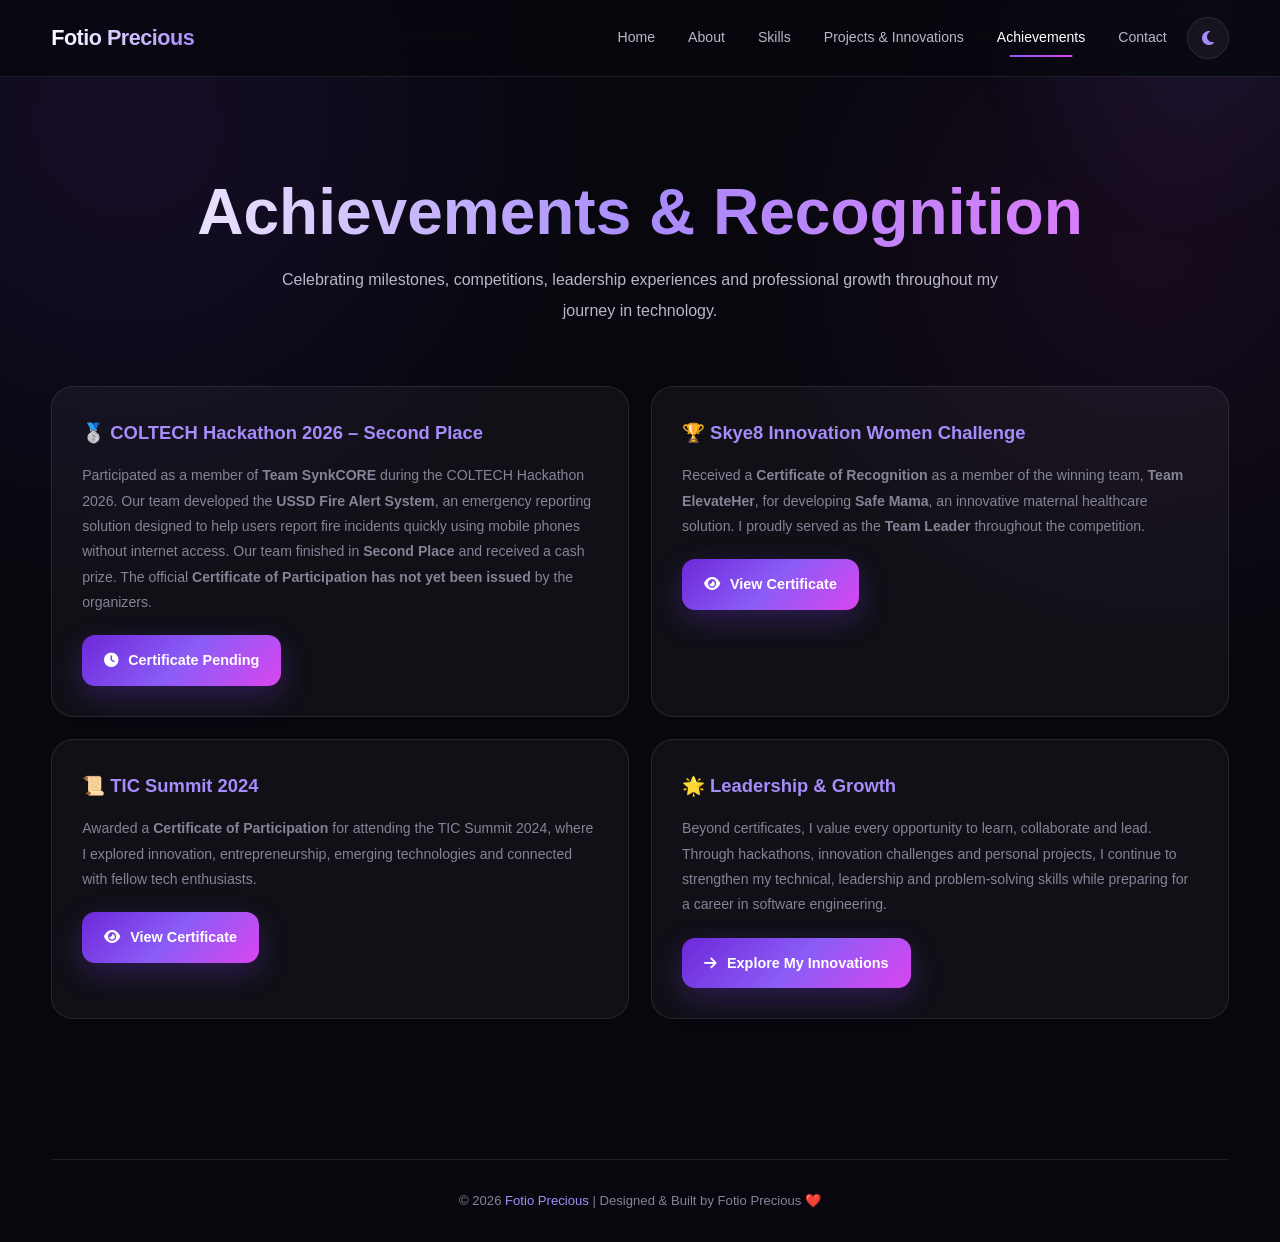
<file: certificates.html>
<!DOCTYPE html>
<html lang="en">

<head>

<meta charset="UTF-8">

<meta name="viewport" content="width=device-width, initial-scale=1.0">

<title>Achievements & Recognition | Fotio Precious</title>

<link rel="stylesheet" href="style.css">

<link rel="stylesheet"
href="https://cdnjs.cloudflare.com/ajax/libs/font-awesome/6.6.0/css/all.min.css">

</head>


<body>


<header>

<nav class="navbar">

<h2 class="logo">
Fotio Precious
</h2>


<div class="menu-btn">
<i class="fas fa-bars"></i>
</div>


<ul class="nav-links">

<li>
<a href="index.html">Home</a>
</li>

<li>
<a href="about.html">About</a>
</li>

<li>
<a href="skills.html">Skills</a>
</li>

<li>
<a href="projects.html">Projects & Innovations</a>
</li>

<li>
<a href="certificates.html" class="active">
Achievements
</a>
</li>

<li>
<a href="contact.html">Contact</a>
</li>

<li>
<button id="theme-toggle" aria-label="Toggle theme">
<i class="fas fa-moon"></i>
</button>
</li>

</ul>

</nav>

</header>



<!-- ACHIEVEMENTS SECTION -->

<section class="certificates">


<h1>Achievements & Recognition</h1>


<p class="section-text">

Celebrating milestones, competitions, leadership experiences and professional growth throughout my journey in technology.

</p>



<div class="certificate-container">



<!-- COLTECH HACKATHON -->

<div class="certificate-card">

<h2>
🥈 COLTECH Hackathon 2026 – Second Place
</h2>


<p>

Participated as a member of <strong>Team SynkCORE</strong> during the COLTECH Hackathon 2026.

Our team developed the <strong>USSD Fire Alert System</strong>, an emergency reporting solution designed to help users report fire incidents quickly using mobile phones without internet access.

Our team finished in <strong>Second Place</strong> and received a cash prize.

The official <strong>Certificate of Participation has not yet been issued</strong> by the organizers.

</p>


<a class="btn" style="cursor:default;">

<i class="fas fa-clock"></i>

Certificate Pending

</a>

</div>



<!-- SKYE8 -->

<div class="certificate-card">

<h2>
🏆 Skye8 Innovation Women Challenge
</h2>


<p>

Received a <strong>Certificate of Recognition</strong> as a member of the winning team, <strong>Team ElevateHer</strong>, for developing <strong>Safe Mama</strong>, an innovative maternal healthcare solution.

I proudly served as the <strong>Team Leader</strong> throughout the competition.

</p>


<a
href="skye8-certificate.jpg"
target="_blank"
class="btn">

<i class="fas fa-eye"></i>

View Certificate

</a>

</div>



<!-- TIC SUMMIT -->

<div class="certificate-card">

<h2>
📜 TIC Summit 2024
</h2>


<p>

Awarded a <strong>Certificate of Participation</strong> for attending the TIC Summit 2024, where I explored innovation, entrepreneurship, emerging technologies and connected with fellow tech enthusiasts.

</p>


<a
href="ticsummit-certificate.jpg"
target="_blank"
class="btn">

<i class="fas fa-eye"></i>

View Certificate

</a>

</div>



<!-- LEADERSHIP -->

<div class="certificate-card">

<h2>
🌟 Leadership & Growth
</h2>


<p>

Beyond certificates, I value every opportunity to learn, collaborate and lead.

Through hackathons, innovation challenges and personal projects, I continue to strengthen my technical, leadership and problem-solving skills while preparing for a career in software engineering.

</p>


<a
href="projects.html"
class="btn">

<i class="fas fa-arrow-right"></i>

Explore My Innovations

</a>

</div>



</div>

</section>



<!-- FOOTER -->

<footer>

<p>

© 2026 <span>Fotio Precious</span> |
Designed & Built by Fotio Precious ❤️

</p>

</footer>



<script src="script.js"></script>


</body>

</html>
</file>
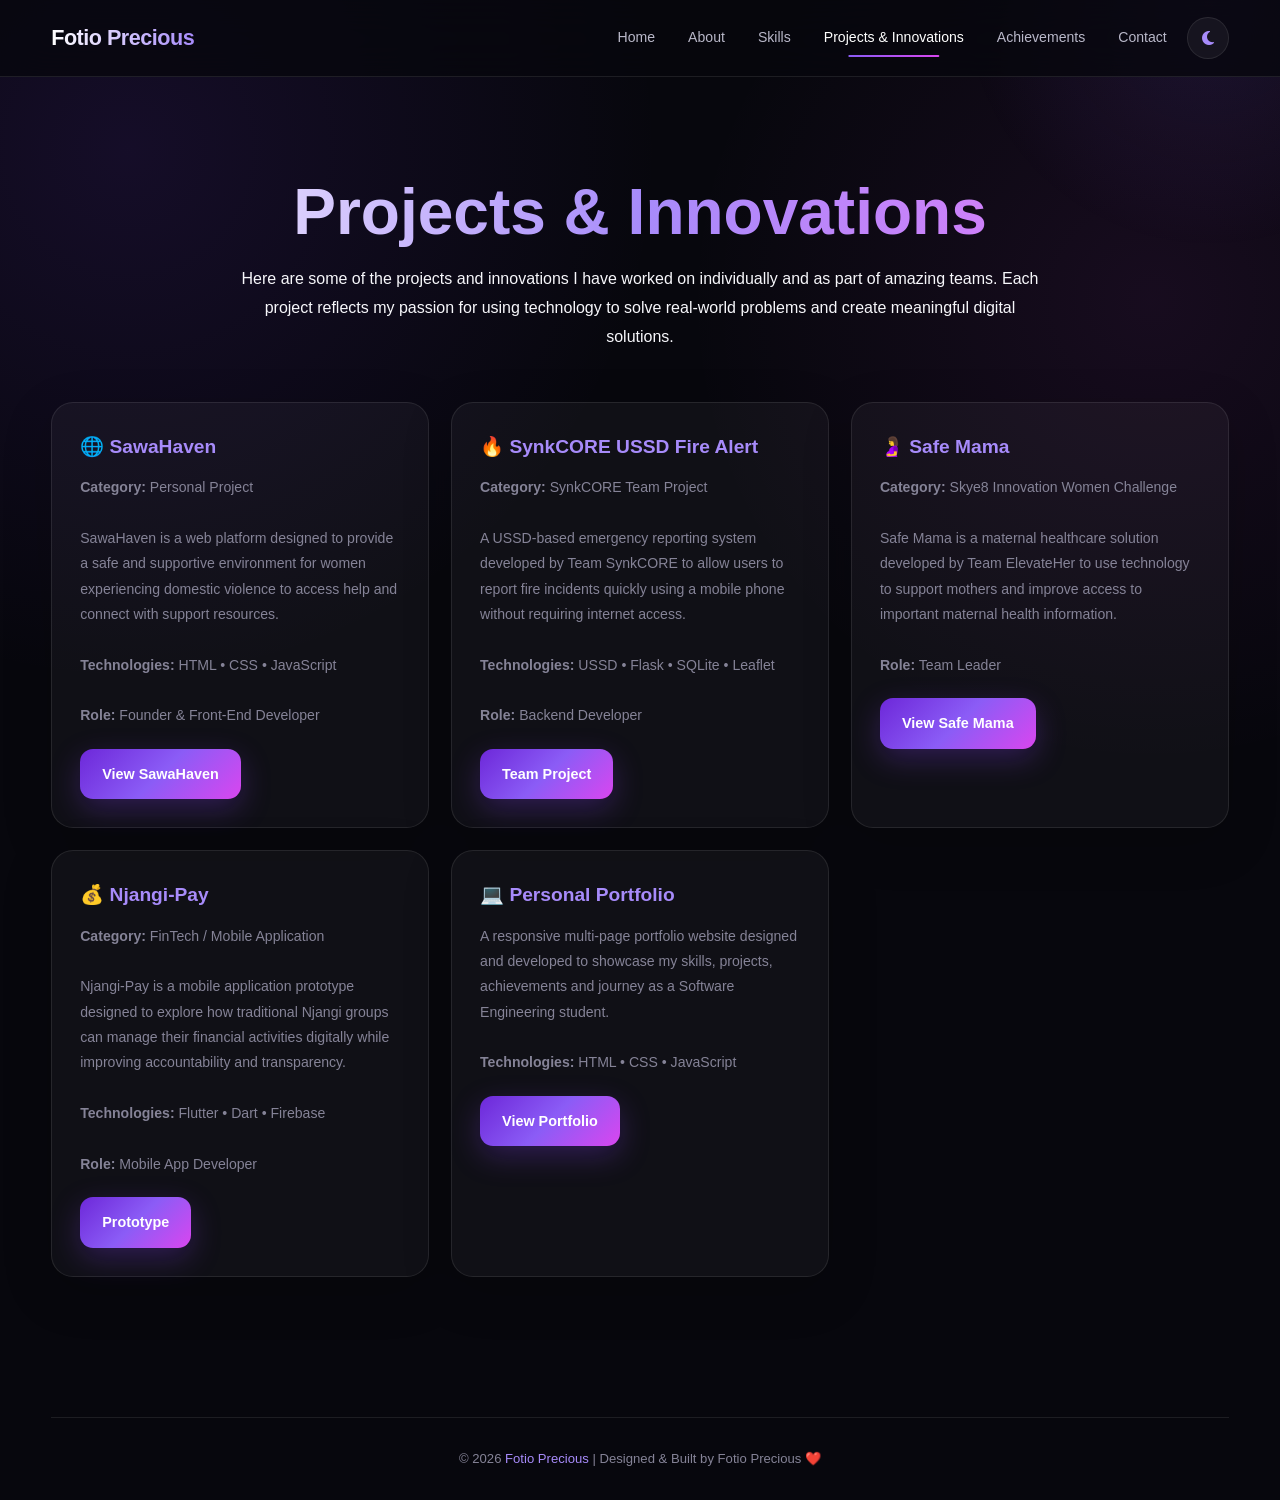
<file: projects.html>
<!DOCTYPE html>
<html lang="en">

<head>

<meta charset="UTF-8">

<meta name="viewport" content="width=device-width, initial-scale=1.0">

<title>Projects & Innovations | Fotio Precious</title>

<link rel="stylesheet" href="style.css">

<link rel="stylesheet"
href="https://cdnjs.cloudflare.com/ajax/libs/font-awesome/6.6.0/css/all.min.css">

</head>


<body>


<header>

<nav class="navbar">

<h2 class="logo">
Fotio Precious
</h2>


<div class="menu-btn">
<i class="fas fa-bars"></i>
</div>


<ul class="nav-links">

<li>
<a href="index.html">Home</a>
</li>

<li>
<a href="about.html">About</a>
</li>

<li>
<a href="skills.html">Skills</a>
</li>

<li>
<a href="projects.html" class="active">
Projects & Innovations
</a>
</li>

<li>
<a href="certificates.html">Achievements</a>
</li>

<li>
<a href="contact.html">Contact</a>
</li>

<li>
<button id="theme-toggle" aria-label="Toggle theme">
<i class="fas fa-moon"></i>
</button>
</li>

</ul>

</nav>

</header>



<!-- PROJECTS SECTION -->

<section class="projects">


<h1>Projects & Innovations</h1>


<p style="text-align:center;max-width:800px;margin:0 auto 50px;line-height:1.8;">

Here are some of the projects and innovations I have worked on individually and as part of amazing teams. Each project reflects my passion for using technology to solve real-world problems and create meaningful digital solutions.

</p>



<div class="project-container">



<!-- SAWAHAVEN -->

<div class="card">

<h2>
🌐 SawaHaven
</h2>


<p>

<strong>Category:</strong>
Personal Project

<br><br>


SawaHaven is a web platform designed to provide a safe and supportive environment for women experiencing domestic violence to access help and connect with support resources.

<br><br>


<strong>Technologies:</strong>

HTML • CSS • JavaScript

<br><br>


<strong>Role:</strong>

Founder & Front-End Developer

</p>


<a
href="https://sawahaven.netlify.app/"
class="btn"
target="_blank"
rel="noopener noreferrer">

View SawaHaven

</a>

</div>



<!-- USSD FIRE ALERT -->

<div class="card">

<h2>
🔥 SynkCORE USSD Fire Alert
</h2>


<p>

<strong>Category:</strong>
SynkCORE Team Project

<br><br>


A USSD-based emergency reporting system developed by Team SynkCORE to allow users to report fire incidents quickly using a mobile phone without requiring internet access.

<br><br>


<strong>Technologies:</strong>

USSD • Flask • SQLite • Leaflet

<br><br>


<strong>Role:</strong>

Backend Developer

</p>


<a href="#" class="btn">

Team Project

</a>

</div>



<!-- SAFE MAMA -->

<div class="card">

<h2>
🤰 Safe Mama
</h2>


<p>

<strong>Category:</strong>
Skye8 Innovation Women Challenge

<br><br>


Safe Mama is a maternal healthcare solution developed by Team ElevateHer to use technology to support mothers and improve access to important maternal health information.

<br><br>


<strong>Role:</strong>

Team Leader

</p>


<a
href="https://safemama.netlify.app/"
class="btn"
target="_blank"
rel="noopener noreferrer">

View Safe Mama

</a>

</div>



<!-- NJANGI PAY -->

<div class="card">

<h2>
💰 Njangi-Pay
</h2>


<p>

<strong>Category:</strong>
FinTech / Mobile Application

<br><br>


Njangi-Pay is a mobile application prototype designed to explore how traditional Njangi groups can manage their financial activities digitally while improving accountability and transparency.

<br><br>


<strong>Technologies:</strong>

Flutter • Dart • Firebase

<br><br>


<strong>Role:</strong>

Mobile App Developer

</p>


<a href="#" class="btn">

Prototype

</a>

</div>



<!-- PERSONAL PORTFOLIO -->

<div class="card">

<h2>
💻 Personal Portfolio
</h2>


<p>

A responsive multi-page portfolio website designed and developed to showcase my skills, projects, achievements and journey as a Software Engineering student.

<br><br>


<strong>Technologies:</strong>

HTML • CSS • JavaScript

</p>


<a
href="index.html"
class="btn">

View Portfolio

</a>

</div>



</div>


</section>



<!-- FOOTER -->

<footer>

<p>

© 2026 <span>Fotio Precious</span> |
Designed & Built by Fotio Precious ❤️

</p>

</footer>



<script src="script.js"></script>


</body>

</html>
</file>
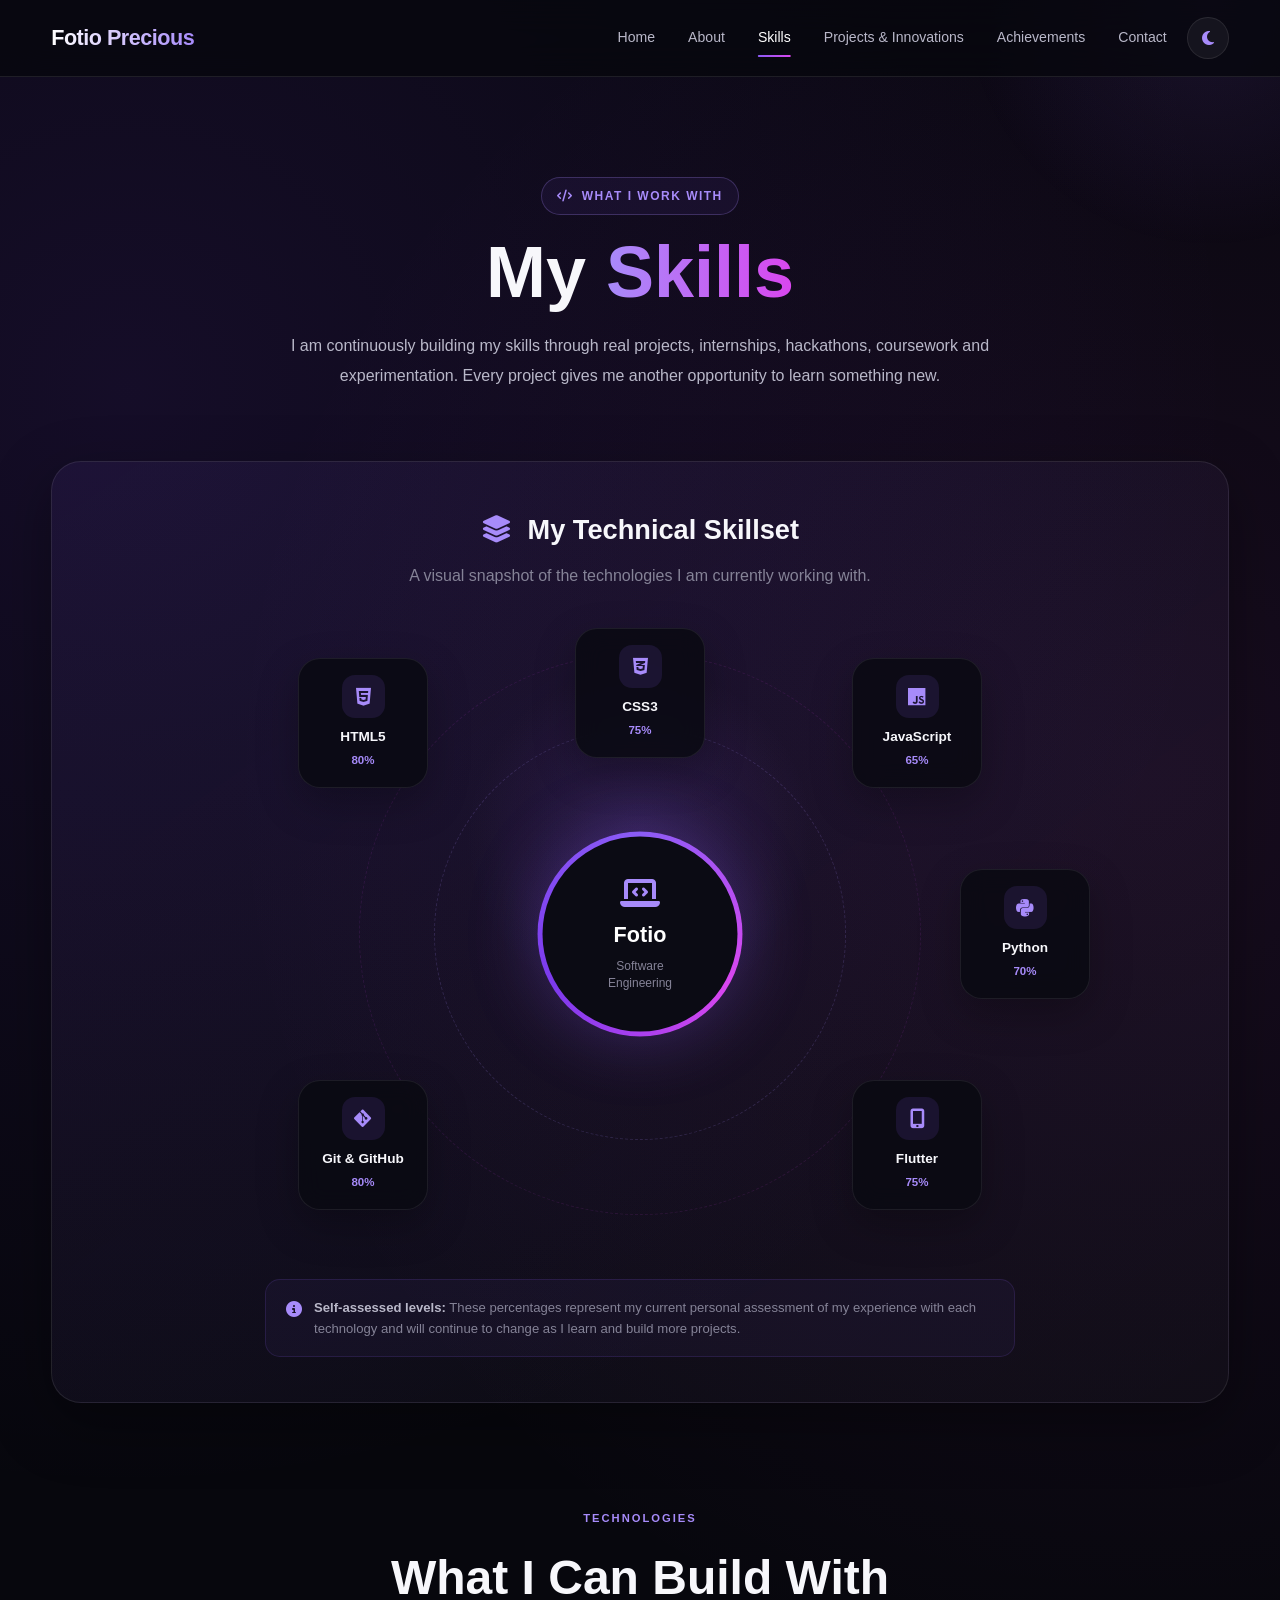
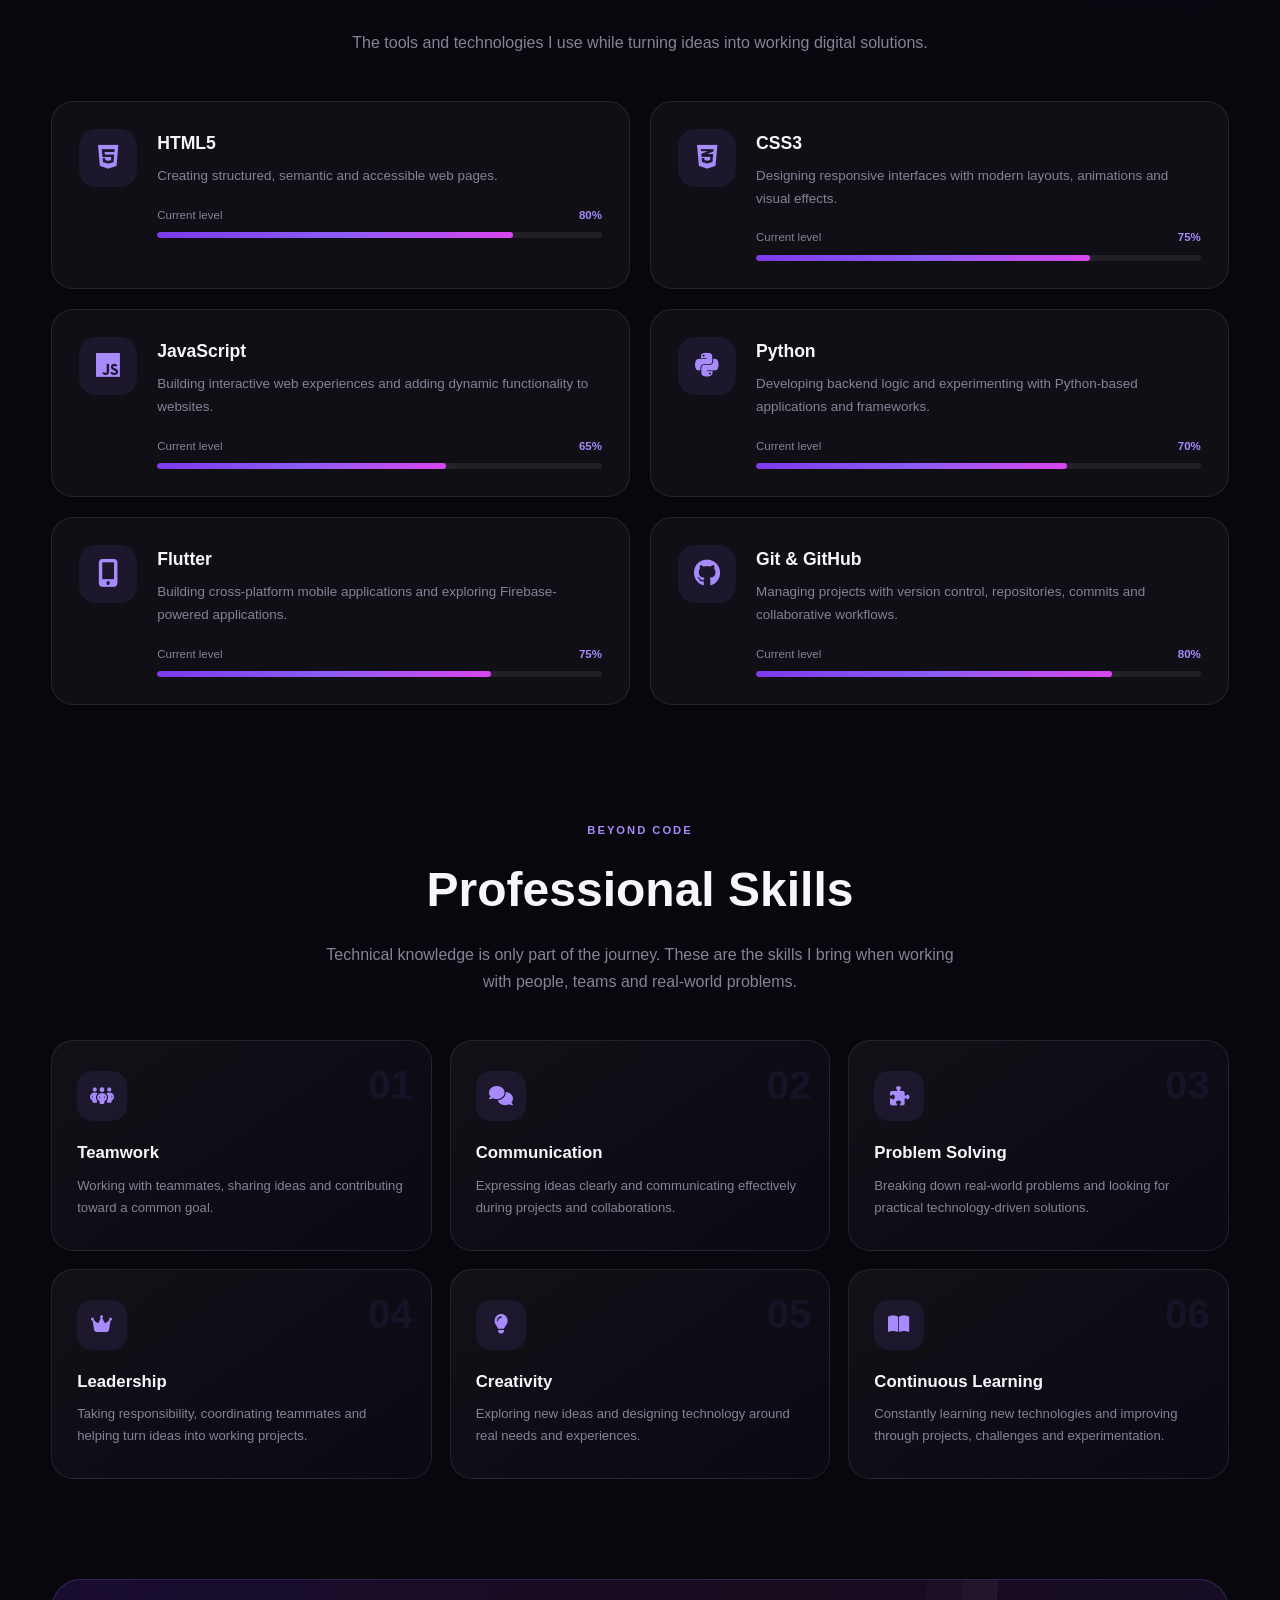
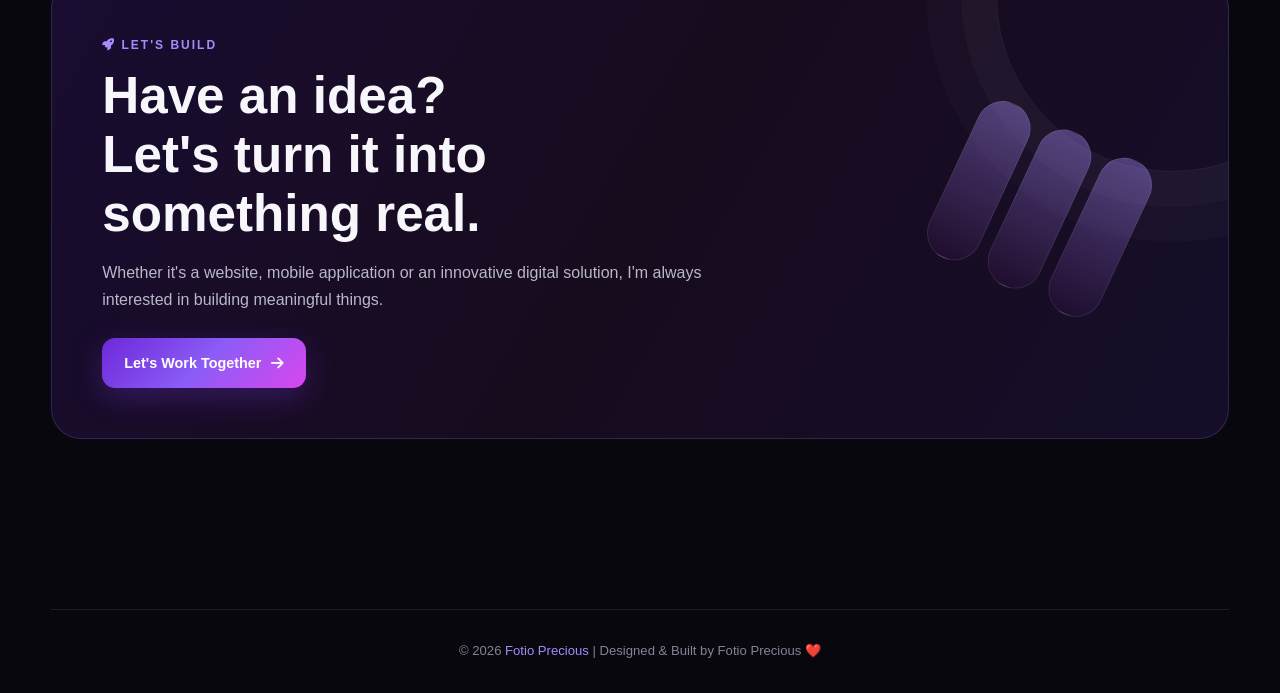
<file: skills.html>
<!DOCTYPE html>
<html lang="en">

<head>

<meta charset="UTF-8">
<meta name="viewport" content="width=device-width, initial-scale=1.0">

<title>Skills | Fotio Precious</title>

<link rel="stylesheet" href="style.css">

<link rel="stylesheet"
href="https://cdnjs.cloudflare.com/ajax/libs/font-awesome/6.6.0/css/all.min.css">

</head>

<body>

<header>

<nav class="navbar">

<h2 class="logo">
Fotio Precious
</h2>

<div class="menu-btn">
<i class="fas fa-bars"></i>
</div>

<ul class="nav-links">

<li>
<a href="index.html">Home</a>
</li>

<li>
<a href="about.html">About</a>
</li>

<li>
<a href="skills.html" class="active">Skills</a>
</li>

<li>
<a href="projects.html">Projects & Innovations</a>
</li>

<li>
<a href="certificates.html">Achievements</a>
</li>

<li>
<a href="contact.html">Contact</a>
</li>

<li>
<button id="theme-toggle" aria-label="Toggle theme">
<i class="fas fa-moon"></i>
</button>
</li>

</ul>

</nav>

</header>


<!-- =========================
     SKILLS HERO
========================= -->

<section class="skills">

<div class="skills-hero">

<span class="skills-badge">
<i class="fas fa-code"></i>
WHAT I WORK WITH
</span>

<h1>
My <span>Skills</span>
</h1>

<p class="section-text">

I am continuously building my skills through real projects, internships,
hackathons, coursework and experimentation. Every project gives me another
opportunity to learn something new.

</p>

</div>


<!-- =========================
     SKILL UNIVERSE
========================= -->

<div class="skills-showcase">

<div class="skills-showcase-header">

<h2>
<i class="fas fa-layer-group"></i>
My Technical Skillset
</h2>

<p>
A visual snapshot of the technologies I am currently working with.
</p>

</div>


<div class="skill-orbit">


<!-- TOP LEFT -->

<div class="orbit-skill skill-html">

<div class="orbit-icon">
<i class="fab fa-html5"></i>
</div>

<h3>HTML5</h3>

<span>80%</span>

</div>


<!-- TOP -->

<div class="orbit-skill skill-css">

<div class="orbit-icon">
<i class="fab fa-css3-alt"></i>
</div>

<h3>CSS3</h3>

<span>75%</span>

</div>


<!-- TOP RIGHT -->

<div class="orbit-skill skill-js">

<div class="orbit-icon">
<i class="fab fa-js"></i>
</div>

<h3>JavaScript</h3>

<span>65%</span>

</div>


<!-- RIGHT -->

<div class="orbit-skill skill-python">

<div class="orbit-icon">
<i class="fab fa-python"></i>
</div>

<h3>Python</h3>

<span>70%</span>

</div>


<!-- BOTTOM RIGHT -->

<div class="orbit-skill skill-flutter">

<div class="orbit-icon">
<i class="fas fa-mobile-screen-button"></i>
</div>

<h3>Flutter</h3>

<span>75%</span>

</div>


<!-- BOTTOM LEFT -->

<div class="orbit-skill skill-git">

<div class="orbit-icon">
<i class="fab fa-git-alt"></i>
</div>

<h3>Git & GitHub</h3>

<span>80%</span>

</div>


<!-- CENTER -->

<div class="skills-center">

<div class="skills-center-glow"></div>

<div class="skills-center-content">

<i class="fas fa-laptop-code"></i>

<strong>Fotio</strong>

<span>Software<br>Engineering</span>

</div>

</div>

</div>


<div class="skill-note">

<i class="fas fa-circle-info"></i>

<p>
<strong>Self-assessed levels:</strong>
These percentages represent my current personal assessment of my
experience with each technology and will continue to change as I learn
and build more projects.
</p>

</div>

</div>


<!-- =========================
     TECHNICAL SKILLS CARDS
========================= -->

<div class="skills-details">

<div class="section-heading">

<span>TECHNOLOGIES</span>

<h2>
What I Can Build With
</h2>

<p>
The tools and technologies I use while turning ideas into working digital solutions.
</p>

</div>


<div class="skills-grid">


<div class="skill-card">

<div class="skill-card-icon html-icon">
<i class="fab fa-html5"></i>
</div>

<div class="skill-card-content">

<h3>HTML5</h3>

<p>
Creating structured, semantic and accessible web pages.
</p>

<div class="skill-progress">

<div class="progress-label">
<span>Current level</span>
<strong>80%</strong>
</div>

<div class="progress-bar">
<span style="width:80%"></span>
</div>

</div>

</div>

</div>


<div class="skill-card">

<div class="skill-card-icon css-icon">
<i class="fab fa-css3-alt"></i>
</div>

<div class="skill-card-content">

<h3>CSS3</h3>

<p>
Designing responsive interfaces with modern layouts,
animations and visual effects.
</p>

<div class="skill-progress">

<div class="progress-label">
<span>Current level</span>
<strong>75%</strong>
</div>

<div class="progress-bar">
<span style="width:75%"></span>
</div>

</div>

</div>

</div>


<div class="skill-card">

<div class="skill-card-icon js-icon">
<i class="fab fa-js"></i>
</div>

<div class="skill-card-content">

<h3>JavaScript</h3>

<p>
Building interactive web experiences and adding dynamic
functionality to websites.
</p>

<div class="skill-progress">

<div class="progress-label">
<span>Current level</span>
<strong>65%</strong>
</div>

<div class="progress-bar">
<span style="width:65%"></span>
</div>

</div>

</div>

</div>


<div class="skill-card">

<div class="skill-card-icon python-icon">
<i class="fab fa-python"></i>
</div>

<div class="skill-card-content">

<h3>Python</h3>

<p>
Developing backend logic and experimenting with
Python-based applications and frameworks.
</p>

<div class="skill-progress">

<div class="progress-label">
<span>Current level</span>
<strong>70%</strong>
</div>

<div class="progress-bar">
<span style="width:70%"></span>
</div>

</div>

</div>

</div>


<div class="skill-card">

<div class="skill-card-icon flutter-icon">
<i class="fas fa-mobile-screen-button"></i>
</div>

<div class="skill-card-content">

<h3>Flutter</h3>

<p>
Building cross-platform mobile applications and
exploring Firebase-powered applications.
</p>

<div class="skill-progress">

<div class="progress-label">
<span>Current level</span>
<strong>75%</strong>
</div>

<div class="progress-bar">
<span style="width:75%"></span>
</div>

</div>

</div>

</div>


<div class="skill-card">

<div class="skill-card-icon git-icon">
<i class="fab fa-github"></i>
</div>

<div class="skill-card-content">

<h3>Git & GitHub</h3>

<p>
Managing projects with version control, repositories,
commits and collaborative workflows.
</p>

<div class="skill-progress">

<div class="progress-label">
<span>Current level</span>
<strong>80%</strong>
</div>

<div class="progress-bar">
<span style="width:80%"></span>
</div>

</div>

</div>

</div>


</div>

</div>


<!-- =========================
     PROFESSIONAL SKILLS
========================= -->

<div class="professional-skills">

<div class="section-heading">

<span>BEYOND CODE</span>

<h2>
Professional Skills
</h2>

<p>
Technical knowledge is only part of the journey. These are the skills
I bring when working with people, teams and real-world problems.
</p>

</div>


<div class="professional-grid">


<div class="professional-card">

<div class="professional-number">
01
</div>

<div class="professional-icon">
<i class="fas fa-people-group"></i>
</div>

<h3>Teamwork</h3>

<p>
Working with teammates, sharing ideas and contributing toward
a common goal.
</p>

</div>


<div class="professional-card">

<div class="professional-number">
02
</div>

<div class="professional-icon">
<i class="fas fa-comments"></i>
</div>

<h3>Communication</h3>

<p>
Expressing ideas clearly and communicating effectively
during projects and collaborations.
</p>

</div>


<div class="professional-card">

<div class="professional-number">
03
</div>

<div class="professional-icon">
<i class="fas fa-puzzle-piece"></i>
</div>

<h3>Problem Solving</h3>

<p>
Breaking down real-world problems and looking for practical
technology-driven solutions.
</p>

</div>


<div class="professional-card">

<div class="professional-number">
04
</div>

<div class="professional-icon">
<i class="fas fa-crown"></i>
</div>

<h3>Leadership</h3>

<p>
Taking responsibility, coordinating teammates and helping
turn ideas into working projects.
</p>

</div>


<div class="professional-card">

<div class="professional-number">
05
</div>

<div class="professional-icon">
<i class="fas fa-lightbulb"></i>
</div>

<h3>Creativity</h3>

<p>
Exploring new ideas and designing technology around
real needs and experiences.
</p>

</div>


<div class="professional-card">

<div class="professional-number">
06
</div>

<div class="professional-icon">
<i class="fas fa-book-open"></i>
</div>

<h3>Continuous Learning</h3>

<p>
Constantly learning new technologies and improving through
projects, challenges and experimentation.
</p>

</div>


</div>

</div>


<!-- =========================
     CTA
========================= -->

<div class="skills-cta">

<div class="skills-cta-content">

<span>
<i class="fas fa-rocket"></i>
LET'S BUILD
</span>

<h2>
Have an idea?
<br>
Let's turn it into something real.
</h2>

<p>
Whether it's a website, mobile application or an innovative
digital solution, I'm always interested in building meaningful things.
</p>

<a href="contact.html" class="btn">
Let's Work Together
<i class="fas fa-arrow-right"></i>
</a>

</div>

<div class="skills-cta-decoration">

<div></div>
<div></div>
<div></div>

</div>

</div>

</section>


<!-- =========================
     FOOTER
========================= -->

<footer>

<p>
© 2026 <span>Fotio Precious</span> |
Designed & Built by Fotio Precious ❤️
</p>

</footer>


<script src="script.js"></script>

</body>

</html>
</file>
<file: style.css>
/* =========================================================
   FOTIO PRECIOUS PORTFOLIO
   PREMIUM PURPLE DESIGN SYSTEM
========================================================= */


/* =========================================================
   ROOT VARIABLES
========================================================= */

:root {

    --bg: #07070d;
    --bg-soft: #0d0d16;
    --bg-card: rgba(255, 255, 255, 0.055);

    --text: #f7f7fb;
    --text-soft: #b9b8c9;
    --text-muted: #858397;

    --purple: #8b5cf6;
    --purple-light: #a78bfa;
    --purple-dark: #6d28d9;

    --pink: #d946ef;
    --violet: #7c3aed;

    --border: rgba(255, 255, 255, 0.09);

    --shadow:
        0 20px 60px rgba(0, 0, 0, 0.35);

    --glow:
        0 0 35px rgba(139, 92, 246, 0.28);

    --radius: 22px;

}


/* =========================================================
   RESET
========================================================= */

* {
    margin: 0;
    padding: 0;
    box-sizing: border-box;
}

html {
    scroll-behavior: smooth;
}

body {

    font-family:
        "Poppins",
        "Segoe UI",
        Arial,
        sans-serif;

    background:
        radial-gradient(
            circle at 10% 10%,
            rgba(124, 58, 237, 0.12),
            transparent 30%
        ),

        radial-gradient(
            circle at 90% 20%,
            rgba(217, 70, 239, 0.08),
            transparent 28%
        ),

        var(--bg);

    color: var(--text);

    line-height: 1.7;

    min-height: 100vh;

    overflow-x: hidden;

    transition:
        background 0.4s ease,
        color 0.4s ease;
}


a {
    color: inherit;
    text-decoration: none;
}

button,
input,
textarea {
    font-family: inherit;
}

img {
    max-width: 100%;
    display: block;
}


/* =========================================================
   GLOBAL BACKGROUND LIGHT
========================================================= */

body::before {

    content: "";

    position: fixed;

    width: 500px;
    height: 500px;

    top: -250px;
    right: -180px;

    background:
        radial-gradient(
            circle,
            rgba(139, 92, 246, 0.12),
            transparent 70%
        );

    pointer-events: none;

    z-index: -1;

}


/* =========================================================
   NAVBAR
========================================================= */

header {

    position: sticky;

    top: 0;

    z-index: 1000;

    backdrop-filter: blur(20px);

    -webkit-backdrop-filter: blur(20px);

    background:
        rgba(7, 7, 13, 0.78);

    border-bottom:
        1px solid var(--border);
}


.navbar {

    width: min(1180px, 92%);

    margin: auto;

    min-height: 76px;

    display: flex;

    align-items: center;

    justify-content: space-between;

    gap: 30px;
}


/* MAIN NAVBAR NAME */

.logo {

    font-size: 1.35rem;

    font-weight: 700;

    letter-spacing: -0.5px;

    white-space: nowrap;

    background:
        linear-gradient(
            90deg,
            #ffffff,
            var(--purple-light),
            #ffffff
        );

    background-size: 200% auto;

    -webkit-background-clip: text;
    background-clip: text;

    -webkit-text-fill-color: transparent;

    animation:
        logoShine 5s linear infinite;
}


@keyframes logoShine {

    0% {
        background-position: 0% center;
    }

    100% {
        background-position: 200% center;
    }

}


.nav-links {

    list-style: none;

    display: flex;

    align-items: center;

    gap: 7px;
}


.nav-links li {
    display: flex;
    align-items: center;
}


.nav-links a {

    position: relative;

    padding: 10px 13px;

    color: var(--text-soft);

    font-size: 0.88rem;

    font-weight: 500;

    transition:
        color 0.3s ease,
        background 0.3s ease;
}


.nav-links a::after {

    content: "";

    position: absolute;

    bottom: 3px;

    left: 50%;

    width: 0;

    height: 2px;

    border-radius: 20px;

    background:
        linear-gradient(
            90deg,
            var(--purple),
            var(--pink)
        );

    transform: translateX(-50%);

    transition: width 0.3s ease;
}


.nav-links a:hover,
.nav-links a.active {

    color: #ffffff;
}


.nav-links a:hover::after,
.nav-links a.active::after {

    width: 55%;
}


/* =========================================================
   THEME BUTTON
========================================================= */

#theme-toggle {

    width: 42px;

    height: 42px;

    border: 1px solid var(--border);

    border-radius: 50%;

    background:
        rgba(255, 255, 255, 0.05);

    color: var(--purple-light);

    cursor: pointer;

    display: flex;

    align-items: center;

    justify-content: center;

    font-size: 1rem;

    transition:
        transform 0.3s ease,
        background 0.3s ease,
        box-shadow 0.3s ease;
}


#theme-toggle:hover {

    transform: rotate(20deg) scale(1.08);

    background:
        rgba(139, 92, 246, 0.15);

    box-shadow:
        0 0 20px rgba(139, 92, 246, 0.25);
}


/* =========================================================
   MOBILE MENU
========================================================= */

.menu-btn {

    display: none;

    width: 43px;
    height: 43px;

    border:
        1px solid var(--border);

    border-radius: 12px;

    align-items: center;
    justify-content: center;

    color: var(--purple-light);

    cursor: pointer;

    background:
        rgba(255, 255, 255, 0.04);
}


/* =========================================================
   HERO
========================================================= */

.hero {

    width: min(1180px, 92%);

    min-height:
        calc(100vh - 76px);

    margin: auto;

    display: grid;

    grid-template-columns:
        1.15fr 0.85fr;

    align-items: center;

    gap: 70px;

    padding:
        80px 0 100px;

    position: relative;
}


/* HERO TEXT */

.hero-text {

    position: relative;

    z-index: 2;
}


.hero-text h3 {

    color: var(--purple-light);

    font-size: 1.05rem;

    font-weight: 600;

    margin-bottom: 10px;

    letter-spacing: 0.5px;
}


/*
   THIS IS NOW THE MAIN IDENTITY
*/

.hero-text h1 {

    font-size:
        clamp(3.5rem, 8vw, 6.7rem);

    line-height: 0.98;

    letter-spacing: -5px;

    margin-bottom: 22px;

    font-weight: 800;

    background:
        linear-gradient(
            120deg,
            #ffffff 5%,
            #d8b4fe 40%,
            #8b5cf6 70%,
            #e879f9 100%
        );

    -webkit-background-clip: text;

    background-clip: text;

    -webkit-text-fill-color: transparent;

    filter:
        drop-shadow(
            0 0 28px rgba(139, 92, 246, 0.18)
        );
}


/* TYPING TEXT */

.hero-text h2 {

    min-height: 45px;

    font-size: 1.45rem;

    color: var(--text-soft);

    font-weight: 500;

    margin-bottom: 22px;
}


#typing {

    color: var(--purple-light);

}


/* HERO DESCRIPTION */

.hero-text > p {

    max-width: 650px;

    color: var(--text-soft);

    font-size: 1rem;

    line-height: 1.9;

    margin-bottom: 30px;
}


/* =========================================================
   BUTTONS
========================================================= */

.buttons {

    display: flex;

    flex-wrap: wrap;

    gap: 14px;

    margin-bottom: 30px;
}


.btn,
.btn2 {

    display: inline-flex;

    align-items: center;

    justify-content: center;

    gap: 10px;

    padding:
        13px 22px;

    border-radius: 13px;

    font-size: 0.9rem;

    font-weight: 600;

    cursor: pointer;

    transition:
        transform 0.3s ease,
        box-shadow 0.3s ease,
        background 0.3s ease;
}


.btn {

    color: #ffffff;

    background:
        linear-gradient(
            135deg,
            var(--purple-dark),
            var(--purple),
            var(--pink)
        );

    box-shadow:
        0 10px 30px rgba(124, 58, 237, 0.28);
}


.btn:hover {

    transform:
        translateY(-4px);

    box-shadow:
        0 15px 40px rgba(139, 92, 246, 0.4);
}


.btn2 {

    color: var(--text);

    border:
        1px solid rgba(167, 139, 250, 0.35);

    background:
        rgba(139, 92, 246, 0.06);
}


.btn2:hover {

    transform:
        translateY(-4px);

    background:
        rgba(139, 92, 246, 0.13);

    border-color:
        rgba(167, 139, 250, 0.65);
}


/* =========================================================
   SOCIAL ICONS
========================================================= */

.social-icons {

    display: flex;

    gap: 12px;
}


.social-icons a {

    width: 44px;

    height: 44px;

    display: flex;

    align-items: center;

    justify-content: center;

    border:
        1px solid var(--border);

    border-radius: 13px;

    color: var(--text-soft);

    background:
        rgba(255, 255, 255, 0.035);

    transition:
        transform 0.3s ease,
        color 0.3s ease,
        background 0.3s ease,
        border 0.3s ease;
}


.social-icons a:hover {

    transform:
        translateY(-5px);

    color: #ffffff;

    background:
        linear-gradient(
            135deg,
            var(--purple-dark),
            var(--pink)
        );

    border-color:
        transparent;

    box-shadow:
        0 10px 30px rgba(139, 92, 246, 0.28);
}


/* =========================================================
   HERO IMAGE
========================================================= */

.hero-image {

    position: relative;

    display: flex;

    justify-content: center;

    align-items: center;
}


.hero-image::before {

    content: "";

    position: absolute;

    width: 380px;
    height: 380px;

    border-radius: 50%;

    background:
        conic-gradient(
            from 0deg,
            var(--purple),
            var(--pink),
            var(--violet),
            var(--purple)
        );

    filter:
        blur(45px);

    opacity: 0.3;

    animation:
        rotateGlow 8s linear infinite;
}


@keyframes rotateGlow {

    to {
        transform: rotate(360deg);
    }

}


.hero-image img {

    position: relative;

    z-index: 2;

    width:
        clamp(240px, 32vw, 390px);

    aspect-ratio: 1;

    object-fit: cover;

    border-radius: 50%;

    padding: 7px;

    background:
        linear-gradient(
            135deg,
            var(--purple),
            var(--pink),
            var(--violet)
        );

    box-shadow:
        0 0 0 8px rgba(139, 92, 246, 0.06),
        0 25px 80px rgba(0, 0, 0, 0.5),
        0 0 60px rgba(139, 92, 246, 0.2);

    animation:
        floatingImage 5s ease-in-out infinite;
}


@keyframes floatingImage {

    0%,
    100% {
        transform: translateY(0);
    }

    50% {
        transform: translateY(-12px);
    }

}


/* =========================================================
   STATS
========================================================= */

.stats {

    width: min(1050px, 92%);

    margin:
        0 auto 100px;

    display: grid;

    grid-template-columns:
        repeat(4, 1fr);

    gap: 18px;
}


.stat-box {

    padding: 28px 20px;

    text-align: center;

    border:
        1px solid var(--border);

    border-radius: var(--radius);

    background:
        linear-gradient(
            145deg,
            rgba(255, 255, 255, 0.06),
            rgba(139, 92, 246, 0.04)
        );

    box-shadow:
        var(--shadow);

    transition:
        transform 0.3s ease,
        border 0.3s ease;
}


.stat-box:hover {

    transform:
        translateY(-7px);

    border-color:
        rgba(139, 92, 246, 0.4);
}


.stat-box h2 {

    font-size: 2rem;

    color: var(--purple-light);

    margin-bottom: 5px;
}


.stat-box p {

    color: var(--text-muted);

    font-size: 0.85rem;
}


/* =========================================================
   GENERAL SECTIONS
========================================================= */

section {

    position: relative;
}


.skills,
.projects,
.certificates,
.contact,
.about {

    width: min(1180px, 92%);

    margin: auto;

    padding:
        100px 0;
}


.skills > h1,
.projects > h1,
.certificates > h1,
.contact > h1,
.about-content > h1 {

    text-align: center;

    font-size:
        clamp(2.4rem, 5vw, 4rem);

    line-height: 1.1;

    margin-bottom: 18px;

    background:
        linear-gradient(
            90deg,
            #ffffff,
            var(--purple-light),
            #e879f9
        );

    -webkit-background-clip: text;

    background-clip: text;

    -webkit-text-fill-color: transparent;
}


.section-text {

    max-width: 750px;

    margin:
        0 auto 60px;

    text-align: center;

    color: var(--text-soft);

    line-height: 1.9;
}


/* =========================================================
   ABOUT
========================================================= */

.about-content {

    max-width: 900px;

    margin: auto;

    text-align: center;
}


.about-content p {

    color: var(--text-soft);

    margin-bottom: 25px;

    line-height: 1.9;
}


.about-content h2 {

    margin:
        50px 0 15px;

    color: var(--purple-light);

    font-size: 1.4rem;
}


.quote-box {

    margin:
        45px auto;

    padding:
        30px;

    max-width: 700px;

    border-left:
        4px solid var(--purple);

    border-radius: 15px;

    background:
        rgba(139, 92, 246, 0.07);

    text-align: left;
}


.quote-box i {

    color: var(--purple-light);

    font-size: 1.5rem;

    margin-bottom: 10px;
}


/* =========================================================
   JOURNEY GALLERY
========================================================= */

.journey-gallery {

    margin-top: 60px;
}


.journey-gallery h2 {

    text-align: center;

    margin-bottom: 25px;
}


.slider {

    width: 100%;

    max-width: 800px;

    height: 430px;

    margin: auto;

    position: relative;

    overflow: hidden;

    border-radius: 24px;

    border:
        1px solid var(--border);

    box-shadow:
        var(--shadow);
}


.slide {

    position: absolute;

    inset: 0;

    width: 100%;

    height: 100%;

    object-fit: cover;

    opacity: 0;

    transition:
        opacity 0.8s ease;
}


.slide.active {

    opacity: 1;
}


/* =========================================================
   SKILLS PAGE HERO
========================================================= */

.skills-hero {

    text-align: center;

    margin-bottom: 70px;
}


.skills-badge {

    display: inline-flex;

    align-items: center;

    gap: 8px;

    padding:
        8px 15px;

    margin-bottom: 18px;

    border:
        1px solid rgba(167, 139, 250, 0.25);

    border-radius: 100px;

    color: var(--purple-light);

    background:
        rgba(139, 92, 246, 0.07);

    font-size: 0.75rem;

    font-weight: 700;

    letter-spacing: 1.5px;
}


.skills-hero h1 {

    font-size:
        clamp(2.7rem, 6vw, 4.5rem);

    line-height: 1.1;

    margin-bottom: 18px;
}


.skills-hero h1 span {

    background:
        linear-gradient(
            90deg,
            var(--purple-light),
            var(--pink)
        );

    -webkit-background-clip: text;

    background-clip: text;

    -webkit-text-fill-color: transparent;
}


/* =========================================================
   SKILLS SHOWCASE
========================================================= */

.skills-showcase {

    padding:
        45px;

    border:
        1px solid var(--border);

    border-radius: 30px;

    background:
        linear-gradient(
            145deg,
            rgba(139, 92, 246, 0.08),
            rgba(255, 255, 255, 0.025)
        );

    box-shadow:
        var(--shadow);

    margin-bottom: 100px;

    overflow: hidden;

    position: relative;
}


.skills-showcase::before {

    content: "";

    position: absolute;

    width: 350px;
    height: 350px;

    left: 50%;

    top: 40%;

    transform:
        translate(-50%, -50%);

    background:
        radial-gradient(
            circle,
            rgba(139, 92, 246, 0.15),
            transparent 70%
        );

    pointer-events: none;
}


.skills-showcase-header {

    text-align: center;

    margin-bottom: 45px;
}


.skills-showcase-header h2 {

    font-size: 1.7rem;

    margin-bottom: 8px;
}


.skills-showcase-header h2 i {

    color: var(--purple-light);

    margin-right: 8px;
}


.skills-showcase-header p {

    color: var(--text-muted);
}


/* =========================================================
   SKILL ORBIT
========================================================= */

.skill-orbit {

    min-height: 600px;

    position: relative;

    max-width: 900px;

    margin: auto;
}


/* ORBIT RINGS */

.skill-orbit::before,
.skill-orbit::after {

    content: "";

    position: absolute;

    border:
        1px dashed rgba(167, 139, 250, 0.18);

    border-radius: 50%;

    left: 50%;
    top: 50%;

    transform:
        translate(-50%, -50%);

    pointer-events: none;
}


.skill-orbit::before {

    width: 410px;
    height: 410px;
}


.skill-orbit::after {

    width: 560px;
    height: 560px;

    border-color:
        rgba(217, 70, 239, 0.11);
}


/* =========================================================
   CENTER
========================================================= */

.skills-center {

    position: absolute;

    left: 50%;
    top: 50%;

    transform:
        translate(-50%, -50%);

    width: 205px;
    height: 205px;

    border-radius: 50%;

    padding: 5px;

    background:
        conic-gradient(
            from 0deg,
            var(--purple),
            var(--pink),
            var(--violet),
            var(--purple)
        );

    box-shadow:
        0 0 70px rgba(139, 92, 246, 0.3);

    animation:
        centerPulse 4s ease-in-out infinite;

    z-index: 5;
}


@keyframes centerPulse {

    0%,
    100% {
        box-shadow:
            0 0 50px rgba(139, 92, 246, 0.25);
    }

    50% {
        box-shadow:
            0 0 90px rgba(139, 92, 246, 0.42);
    }

}


.skills-center-content {

    width: 100%;
    height: 100%;

    border-radius: 50%;

    display: flex;

    flex-direction: column;

    align-items: center;

    justify-content: center;

    text-align: center;

    background:
        #0b0b14;
}


.skills-center-content i {

    color: var(--purple-light);

    font-size: 2rem;

    margin-bottom: 8px;
}


.skills-center-content strong {

    font-size: 1.35rem;

    color: #ffffff;
}


.skills-center-content span {

    color: var(--text-muted);

    font-size: 0.75rem;

    line-height: 1.4;

    margin-top: 4px;
}


/* =========================================================
   ORBIT SKILLS
========================================================= */

.orbit-skill {

    position: absolute;

    width: 130px;

    height: 130px;

    display: flex;

    flex-direction: column;

    align-items: center;

    justify-content: center;

    text-align: center;

    border:
        1px solid rgba(255, 255, 255, 0.08);

    border-radius: 22px;

    background:
        rgba(10, 10, 18, 0.86);

    backdrop-filter:
        blur(12px);

    box-shadow:
        0 15px 40px rgba(0, 0, 0, 0.25);

    transition:
        transform 0.3s ease,
        border 0.3s ease,
        box-shadow 0.3s ease;

    z-index: 10;
}


.orbit-skill:hover {

    transform:
        translateY(-8px) scale(1.04);

    border-color:
        rgba(167, 139, 250, 0.45);

    box-shadow:
        0 15px 45px rgba(139, 92, 246, 0.2);
}


.orbit-icon {

    width: 43px;
    height: 43px;

    border-radius: 13px;

    display: flex;

    align-items: center;

    justify-content: center;

    margin-bottom: 7px;

    background:
        rgba(139, 92, 246, 0.12);

    color: var(--purple-light);

    font-size: 1.25rem;
}


.orbit-skill h3 {

    font-size: 0.85rem;

    margin-bottom: 2px;
}


.orbit-skill span {

    color: var(--purple-light);

    font-size: 0.72rem;

    font-weight: 700;
}


/* POSITIONS */

.skill-html {

    top: 4%;
    left: 12%;
}


.skill-css {

    top: -1%;
    left: 50%;

    transform:
        translateX(-50%);
}


.skill-js {

    top: 4%;
    right: 12%;
}


.skill-python {

    top: 50%;
    right: 0;

    transform:
        translateY(-50%);
}


.skill-flutter {

    bottom: 4%;
    right: 12%;
}


.skill-git {

    bottom: 4%;
    left: 12%;
}


/* =========================================================
   SKILL NOTE
========================================================= */

.skill-note {

    max-width: 750px;

    margin:
        45px auto 0;

    padding:
        17px 20px;

    display: flex;

    align-items: flex-start;

    gap: 12px;

    border:
        1px solid rgba(139, 92, 246, 0.15);

    border-radius: 15px;

    background:
        rgba(139, 92, 246, 0.05);
}


.skill-note i {

    color: var(--purple-light);

    margin-top: 4px;
}


.skill-note p {

    color: var(--text-muted);

    font-size: 0.82rem;

    line-height: 1.6;
}


.skill-note strong {

    color: var(--text-soft);
}


/* =========================================================
   SECTION HEADING
========================================================= */

.section-heading {

    text-align: center;

    margin-bottom: 45px;
}


.section-heading > span {

    color: var(--purple-light);

    font-size: 0.7rem;

    letter-spacing: 2px;

    font-weight: 700;
}


.section-heading h2 {

    font-size:
        clamp(2rem, 4vw, 3rem);

    margin:
        7px 0 10px;
}


.section-heading p {

    color: var(--text-muted);

    max-width: 650px;

    margin: auto;
}


/* =========================================================
   SKILLS GRID
========================================================= */

.skills-details {

    margin-bottom: 110px;
}


.skills-grid {

    display: grid;

    grid-template-columns:
        repeat(2, 1fr);

    gap: 20px;
}


.skill-card {

    display: flex;

    gap: 20px;

    padding: 27px;

    border:
        1px solid var(--border);

    border-radius: 22px;

    background:
        rgba(255, 255, 255, 0.035);

    transition:
        transform 0.3s ease,
        border 0.3s ease,
        background 0.3s ease;
}


.skill-card:hover {

    transform:
        translateY(-7px);

    border-color:
        rgba(139, 92, 246, 0.35);

    background:
        rgba(139, 92, 246, 0.055);
}


.skill-card-icon {

    flex-shrink: 0;

    width: 58px;
    height: 58px;

    display: flex;

    align-items: center;

    justify-content: center;

    border-radius: 17px;

    font-size: 1.7rem;

    background:
        rgba(139, 92, 246, 0.1);

    color: var(--purple-light);
}


.skill-card-content {

    flex: 1;
}


.skill-card-content h3 {

    font-size: 1.1rem;

    margin-bottom: 6px;
}


.skill-card-content p {

    color: var(--text-muted);

    font-size: 0.84rem;

    line-height: 1.7;

    margin-bottom: 18px;
}


/* =========================================================
   PROGRESS
========================================================= */

.skill-progress {

    width: 100%;
}


.progress-label {

    display: flex;

    justify-content: space-between;

    margin-bottom: 7px;

    font-size: 0.72rem;

    color: var(--text-muted);
}


.progress-label strong {

    color: var(--purple-light);
}


.progress-bar {

    width: 100%;

    height: 6px;

    border-radius: 20px;

    background:
        rgba(255, 255, 255, 0.07);

    overflow: hidden;
}


.progress-bar span {

    display: block;

    height: 100%;

    border-radius: inherit;

    background:
        linear-gradient(
            90deg,
            var(--violet),
            var(--purple),
            var(--pink)
        );

    box-shadow:
        0 0 15px rgba(139, 92, 246, 0.35);
}


/* =========================================================
   PROFESSIONAL SKILLS
========================================================= */

.professional-skills {

    margin-bottom: 100px;
}


.professional-grid {

    display: grid;

    grid-template-columns:
        repeat(3, 1fr);

    gap: 18px;
}


.professional-card {

    position: relative;

    padding:
        30px 25px;

    border:
        1px solid var(--border);

    border-radius: 22px;

    background:
        linear-gradient(
            145deg,
            rgba(255, 255, 255, 0.045),
            rgba(139, 92, 246, 0.035)
        );

    overflow: hidden;

    transition:
        transform 0.3s ease,
        border 0.3s ease;
}


.professional-card:hover {

    transform:
        translateY(-7px);

    border-color:
        rgba(139, 92, 246, 0.3);
}


.professional-number {

    position: absolute;

    top: 10px;
    right: 18px;

    font-size: 2.5rem;

    font-weight: 800;

    color:
        rgba(139, 92, 246, 0.08);
}


.professional-icon {

    width: 50px;
    height: 50px;

    border-radius: 15px;

    display: flex;

    align-items: center;

    justify-content: center;

    color: var(--purple-light);

    background:
        rgba(139, 92, 246, 0.1);

    margin-bottom: 18px;

    font-size: 1.2rem;
}


.professional-card h3 {

    margin-bottom: 7px;

    font-size: 1.05rem;
}


.professional-card p {

    color: var(--text-muted);

    font-size: 0.82rem;

    line-height: 1.7;
}


/* =========================================================
   SKILLS CTA
========================================================= */

.skills-cta {

    position: relative;

    min-height: 300px;

    display: flex;

    align-items: center;

    padding:
        50px;

    border:
        1px solid rgba(167, 139, 250, 0.2);

    border-radius: 30px;

    overflow: hidden;

    background:
        linear-gradient(
            120deg,
            rgba(109, 40, 217, 0.18),
            rgba(217, 70, 239, 0.08),
            rgba(124, 58, 237, 0.13)
        );

    margin-bottom: 30px;
}


.skills-cta::before {

    content: "";

    position: absolute;

    width: 350px;
    height: 350px;

    right: -120px;
    top: -160px;

    border-radius: 50%;

    border:
        1px solid rgba(255, 255, 255, 0.08);

    box-shadow:
        0 0 0 35px rgba(255, 255, 255, 0.025),
        0 0 0 70px rgba(255, 255, 255, 0.015);
}


.skills-cta-content {

    position: relative;

    z-index: 2;

    max-width: 650px;
}


.skills-cta-content > span {

    color: var(--purple-light);

    font-size: 0.75rem;

    font-weight: 700;

    letter-spacing: 2px;
}


.skills-cta-content h2 {

    font-size:
        clamp(2rem, 4vw, 3.2rem);

    line-height: 1.15;

    margin:
        10px 0 15px;
}


.skills-cta-content p {

    color: var(--text-soft);

    max-width: 600px;

    margin-bottom: 25px;
}


.skills-cta-decoration {

    position: absolute;

    right: 8%;

    display: flex;

    gap: 12px;

    transform:
        rotate(25deg);
}


.skills-cta-decoration div {

    width: 55px;
    height: 170px;

    border-radius: 100px;

    background:
        linear-gradient(
            180deg,
            rgba(167, 139, 250, 0.4),
            rgba(217, 70, 239, 0.05)
        );

    border:
        1px solid rgba(255, 255, 255, 0.08);
}


/* =========================================================
   PROJECT CARDS
========================================================= */

.project-container {

    display: grid;

    grid-template-columns:
        repeat(3, 1fr);

    gap: 22px;
}


.card {

    padding: 28px;

    border:
        1px solid var(--border);

    border-radius: var(--radius);

    background:
        rgba(255, 255, 255, 0.04);

    box-shadow:
        0 15px 50px rgba(0, 0, 0, 0.18);

    transition:
        transform 0.3s ease,
        border 0.3s ease,
        box-shadow 0.3s ease;
}


.card:hover {

    transform:
        translateY(-8px);

    border-color:
        rgba(139, 92, 246, 0.4);

    box-shadow:
        0 20px 60px rgba(139, 92, 246, 0.1);
}


.card h2 {

    color: var(--purple-light);

    margin-bottom: 12px;

    font-size: 1.2rem;
}


.card p {

    color: var(--text-muted);

    font-size: 0.88rem;

    line-height: 1.8;
}


.card .btn {

    margin-top: 20px;
}


/* =========================================================
   CERTIFICATES
========================================================= */

.certificate-container {

    display: grid;

    grid-template-columns:
        repeat(2, 1fr);

    gap: 22px;
}


.certificate-card {

    padding: 30px;

    border:
        1px solid var(--border);

    border-radius: var(--radius);

    background:
        rgba(255, 255, 255, 0.04);

    transition:
        transform 0.3s ease,
        border 0.3s ease;
}


.certificate-card:hover {

    transform:
        translateY(-7px);

    border-color:
        rgba(139, 92, 246, 0.35);
}


.certificate-card h2 {

    font-size: 1.15rem;

    margin-bottom: 15px;

    color: var(--purple-light);
}


.certificate-card p {

    color: var(--text-muted);

    font-size: 0.88rem;

    line-height: 1.8;

    margin-bottom: 20px;
}


/* =========================================================
   CONTACT
========================================================= */

.contact > p {

    text-align: center;

    max-width: 700px;

    margin:
        0 auto 50px;

    color: var(--text-soft);
}


.contact-container {

    display: grid;

    grid-template-columns:
        0.8fr 1.2fr;

    gap: 25px;
}


.contact-info,
.contact-form {

    padding: 35px;

    border:
        1px solid var(--border);

    border-radius: 24px;

    background:
        rgba(255, 255, 255, 0.04);
}


.contact-info h2,
.contact-form h2 {

    margin-bottom: 25px;

    color: var(--purple-light);
}


.contact-info p {

    color: var(--text-soft);

    margin:
        18px 0;

    word-break: break-word;
}


.contact-info i {

    width: 25px;

    color: var(--purple-light);

    margin-right: 8px;
}


.contact-form form {

    display: flex;

    flex-direction: column;

    gap: 15px;
}


.contact-form input,
.contact-form textarea {

    width: 100%;

    border:
        1px solid var(--border);

    outline: none;

    border-radius: 13px;

    padding:
        14px 16px;

    background:
        rgba(255, 255, 255, 0.04);

    color: var(--text);

    resize: vertical;

    transition:
        border 0.3s ease,
        background 0.3s ease;
}


.contact-form input:focus,
.contact-form textarea:focus {

    border-color:
        rgba(139, 92, 246, 0.55);

    background:
        rgba(139, 92, 246, 0.05);
}


.contact-form input::placeholder,
.contact-form textarea::placeholder {

    color:
        var(--text-muted);
}


.contact-form button {

    border: none;
}


/* =========================================================
   HOMEPAGE ABOUT SECTION
========================================================= */

.about {

    text-align: center;

    max-width: 1000px;
}


.about > h1 {

    font-size:
        clamp(2rem, 4vw, 3rem);

    margin-bottom: 18px;

    background:
        linear-gradient(
            90deg,
            #ffffff,
            var(--purple-light),
            var(--pink)
        );

    -webkit-background-clip: text;

    background-clip: text;

    -webkit-text-fill-color: transparent;
}


.about > p {

    color: var(--text-soft);

    line-height: 1.9;

    margin-bottom: 28px;
}


/* =========================================================
   FOOTER
========================================================= */

footer {

    width: min(1180px, 92%);

    margin: 40px auto 0;

    padding:
        30px 0;

    border-top:
        1px solid var(--border);

    text-align: center;

    color: var(--text-muted);

    font-size: 0.82rem;
}


footer span {

    color: var(--purple-light);
}


/* =========================================================
   LIGHT MODE
========================================================= */

body.light-mode {

    --bg: #f7f5fc;

    --bg-soft: #ffffff;

    --text: #17131f;

    --text-soft: #55505f;

    --text-muted: #777180;

    --border:
        rgba(55, 35, 80, 0.1);

    background:
        radial-gradient(
            circle at 10% 10%,
            rgba(139, 92, 246, 0.08),
            transparent 30%
        ),

        radial-gradient(
            circle at 90% 20%,
            rgba(217, 70, 239, 0.06),
            transparent 28%
        ),

        #f7f5fc;
}


body.light-mode header {

    background:
        rgba(247, 245, 252, 0.85);
}


body.light-mode .logo {

    background:
        linear-gradient(
            90deg,
            #17131f,
            #7c3aed,
            #17131f
        );

    -webkit-background-clip: text;

    background-clip: text;

    -webkit-text-fill-color: transparent;
}


body.light-mode .nav-links a {

    color:
        #625c6d;
}


body.light-mode .nav-links a:hover,
body.light-mode .nav-links a.active {

    color:
        #24172f;
}


body.light-mode .hero-text h1 {

    background:
        linear-gradient(
            120deg,
            #24172f,
            #7c3aed,
            #c026d3
        );

    -webkit-background-clip: text;

    background-clip: text;

    -webkit-text-fill-color: transparent;
}


body.light-mode .hero-text h2 {

    color:
        #55505f;
}


body.light-mode .orbit-skill,
body.light-mode .skill-card,
body.light-mode .professional-card {

    background:
        rgba(255, 255, 255, 0.8);

    box-shadow:
        0 15px 45px rgba(50, 30, 80, 0.08);
}


body.light-mode .skills-center-content {

    background:
        #ffffff;
}


body.light-mode .skills-center-content strong {

    color:
        #24172f;
}


body.light-mode .card,
body.light-mode .certificate-card,
body.light-mode .contact-info,
body.light-mode .contact-form,
body.light-mode .stat-box {

    background:
        rgba(255, 255, 255, 0.78);
}


body.light-mode .contact-form input,
body.light-mode .contact-form textarea {

    background:
        rgba(80, 50, 120, 0.035);

    color:
        #17131f;
}


/* =========================================================
   RESPONSIVE — TABLET
========================================================= */

@media (max-width: 1000px) {

    .navbar {
        width: 94%;
    }


    .nav-links {
        gap: 0;
    }


    .nav-links a {
        padding:
            9px 8px;

        font-size:
            0.8rem;
    }


    .hero {

        grid-template-columns:
            1fr;

        text-align: center;

        padding-top: 70px;
    }


    .hero-text > p {

        margin-left: auto;
        margin-right: auto;
    }


    .buttons,
    .social-icons {

        justify-content: center;
    }


    .hero-image {

        order: -1;
    }


    .hero-image img {

        width:
            min(300px, 70vw);
    }


    .stats {

        grid-template-columns:
            repeat(2, 1fr);
    }


    .project-container {

        grid-template-columns:
            repeat(2, 1fr);
    }


    .professional-grid {

        grid-template-columns:
            repeat(2, 1fr);
    }


    .contact-container {

        grid-template-columns:
            1fr;
    }

}


/* =========================================================
   RESPONSIVE — MOBILE
========================================================= */

@media (max-width: 760px) {

    .navbar {

        min-height: 70px;
    }


    .logo {

        font-size:
            1.1rem;
    }


    .menu-btn {

        display: flex;
    }


    .nav-links {

        position: absolute;

        top: 70px;

        left: 4%;

        width: 92%;

        padding: 15px;

        display: none;

        flex-direction: column;

        align-items: stretch;

        gap: 5px;

        border:
            1px solid var(--border);

        border-radius: 18px;

        background:
            rgba(10, 10, 17, 0.97);

        backdrop-filter:
            blur(20px);

        box-shadow:
            0 25px 60px rgba(0, 0, 0, 0.35);
    }


    .nav-links.show {

        display: flex;
    }


    .nav-links a {

        display: block;

        width: 100%;

        text-align: center;

        padding:
            12px;
    }


    .nav-links a::after {

        display: none;
    }


    .nav-links li:last-child {

        justify-content: center;

        margin-top: 5px;
    }


    body.light-mode .nav-links {

        background:
            rgba(255, 255, 255, 0.97);
    }


    .hero {

        width: 90%;

        min-height: auto;

        padding:
            65px 0 80px;

        gap: 45px;
    }


    .hero-text h3 {

        font-size:
            0.9rem;
    }


    .hero-text h1 {

        font-size:
            clamp(3rem, 15vw, 4.8rem);

        letter-spacing:
            -3px;
    }


    .hero-text h2 {

        font-size:
            1.05rem;
    }


    .hero-text > p {

        font-size:
            0.9rem;
    }


    .hero-image img {

        width:
            min(260px, 70vw);
    }


    .stats {

        margin-bottom: 70px;
    }


    .stat-box {

        padding:
            22px 12px;
    }


    .stat-box h2 {

        font-size:
            1.6rem;
    }


    .skills,
    .projects,
    .certificates,
    .contact,
    .about {

        padding:
            75px 0;
    }


    .skills-showcase {

        padding:
            25px 15px;

        border-radius:
            22px;
    }


    .skill-orbit {

        min-height:
            650px;
    }


    .skill-orbit::before {

        width:
            290px;

        height:
            290px;
    }


    .skill-orbit::after {

        width:
            400px;

        height:
            400px;
    }


    .skills-center {

        width:
            150px;

        height:
            150px;
    }


    .skills-center-content i {

        font-size:
            1.5rem;
    }


    .skills-center-content strong {

        font-size:
            1rem;
    }


    .skills-center-content span {

        font-size:
            0.65rem;
    }


    .orbit-skill {

        width:
            105px;

        height:
            105px;

        border-radius:
            17px;
    }


    .orbit-icon {

        width:
            35px;

        height:
            35px;

        font-size:
            1rem;
    }


    .orbit-skill h3 {

        font-size:
            0.7rem;
    }


    .orbit-skill span {

        font-size:
            0.63rem;
    }


    .skill-html {

        top:
            3%;

        left:
            3%;
    }


    .skill-css {

        top:
            -1%;

        left:
            50%;
    }


    .skill-js {

        top:
            3%;

        right:
            3%;
    }


    .skill-python {

        top:
            50%;

        right:
            -1%;
    }


    .skill-flutter {

        bottom:
            3%;

        right:
            3%;
    }


    .skill-git {

        bottom:
            3%;

        left:
            3%;
    }


    .skill-note {

        flex-direction:
            column;

        text-align:
            center;

        align-items:
            center;
    }


    .skills-grid {

        grid-template-columns:
            1fr;
    }


    .skill-card {

        padding:
            22px;

        gap:
            14px;
    }


    .professional-grid {

        grid-template-columns:
            1fr;
    }


    .professional-card {

        padding:
            25px;
    }


    .skills-cta {

        padding:
            35px 25px;

        min-height:
            330px;
    }


    .skills-cta-decoration {

        opacity:
            0.25;

        right:
            -10px;
    }


    .project-container {

        grid-template-columns:
            1fr;
    }


    .certificate-container {

        grid-template-columns:
            1fr;
    }


    .slider {

        height:
            280px;
    }


    .contact-info,
    .contact-form {

        padding:
            25px 20px;
    }


    footer {

        padding:
            25px 0;

        font-size:
            0.72rem;
    }

}


/* =========================================================
   VERY SMALL PHONES
========================================================= */

@media (max-width: 420px) {

    .hero-text h1 {

        font-size:
            2.8rem;

        letter-spacing:
            -2px;
    }


    .buttons {

        flex-direction:
            column;
    }


    .btn,
    .btn2 {

        width:
            100%;
    }


    .stats {

        gap:
            10px;
    }


    .skill-orbit {

        transform:
            scale(0.9);
    }

}
</file>
